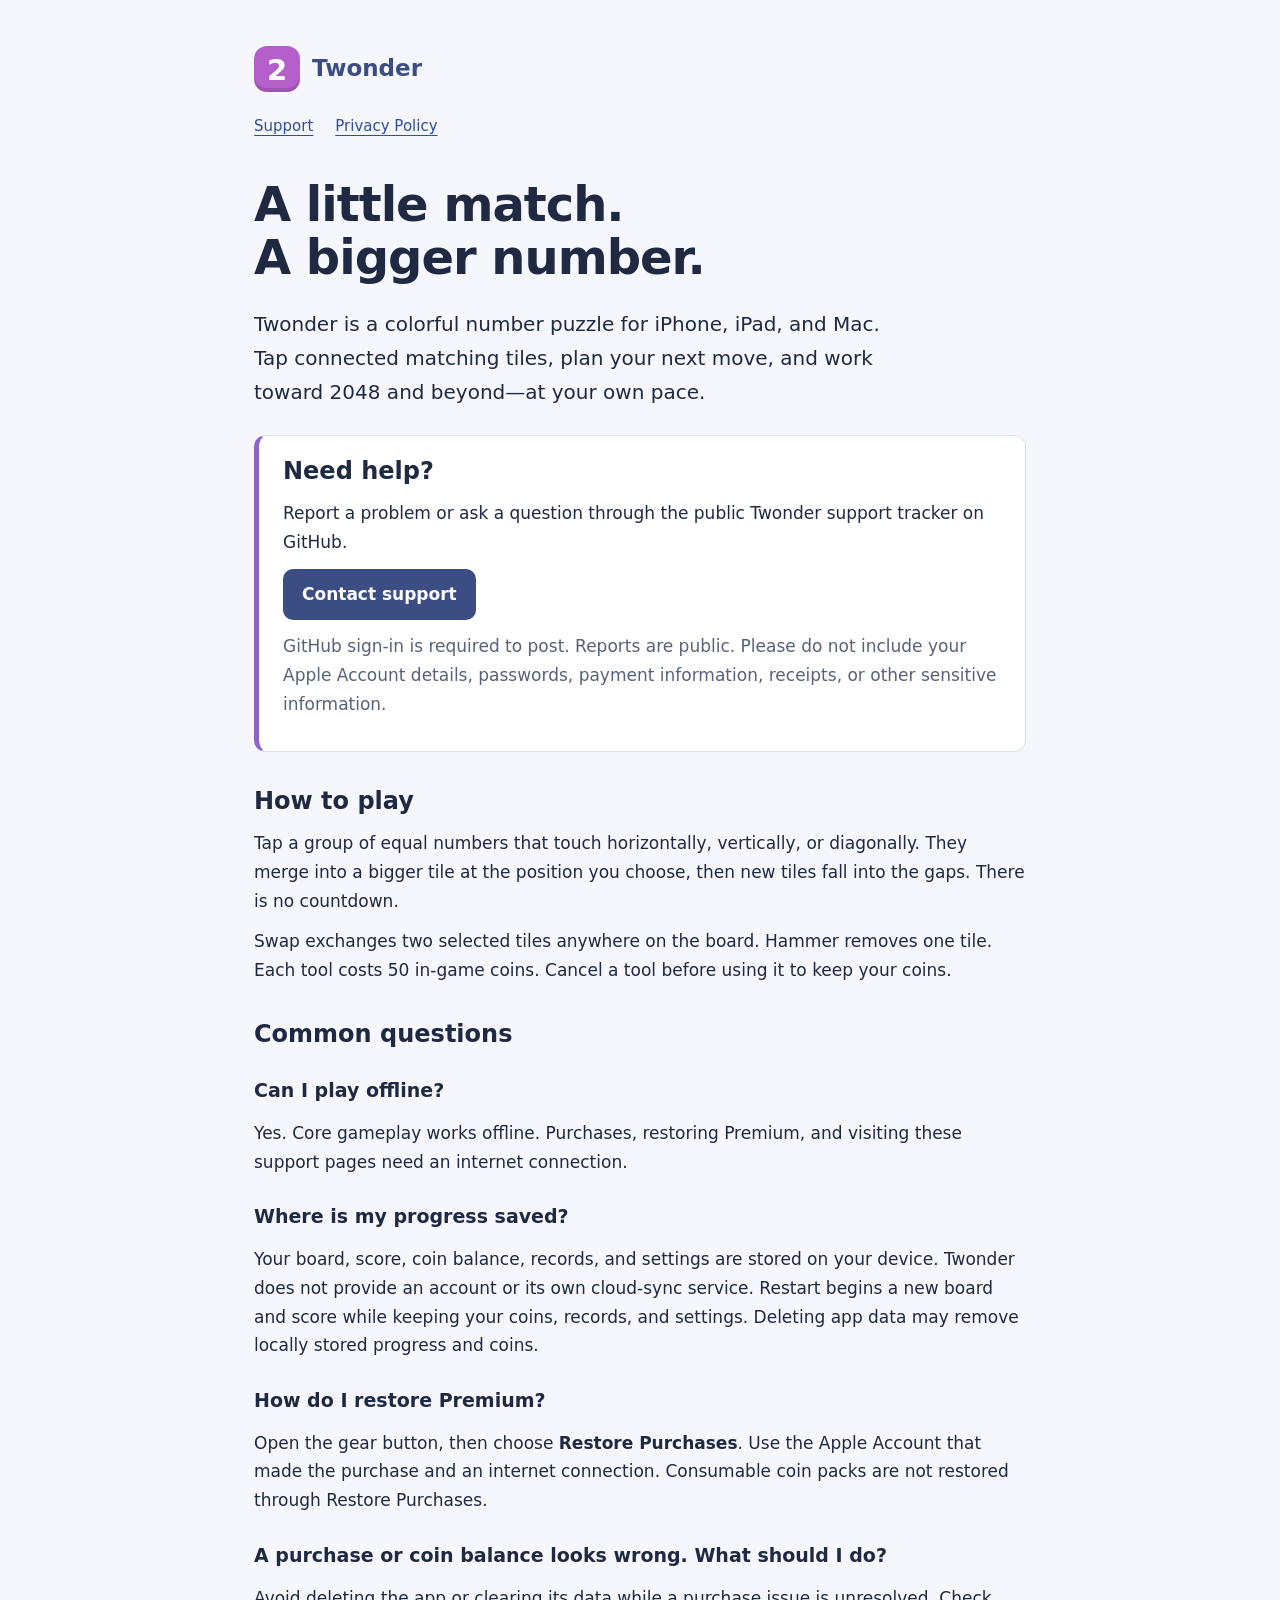
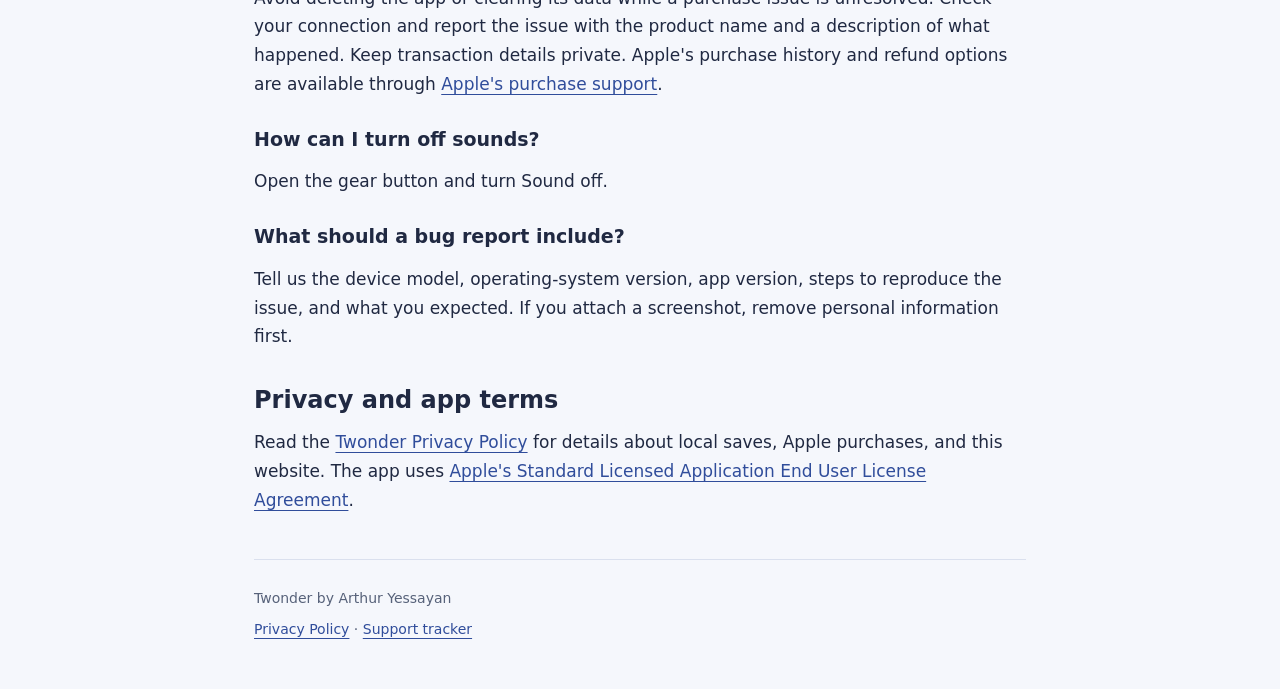
<file: index.html>
<!doctype html>
<html lang="en">
<head><meta charset="utf-8"><meta name="viewport" content="width=device-width,initial-scale=1"><meta name="description" content="Official Twonder support: how to play, game progress, coins, purchases, and privacy."><title>Twonder — Support</title><link rel="stylesheet" href="style.css"></head>
<body><a class="skip" href="#content">Skip to content</a><main id="content">
<a class="brand" href="./"><span class="tile" aria-hidden="true">2</span>Twonder</a>
<nav aria-label="Main navigation"><a href="./" aria-current="page">Support</a><a href="privacy.html">Privacy Policy</a></nav>
<header><h1>A little match.<br>A bigger number.</h1><p class="intro">Twonder is a colorful number puzzle for iPhone, iPad, and Mac. Tap connected matching tiles, plan your next move, and work toward 2048 and beyond—at your own pace.</p></header>
<section class="notice" aria-labelledby="help"><h2 id="help" style="margin-top:0">Need help?</h2><p>Report a problem or ask a question through the public Twonder support tracker on GitHub.</p><p><a class="button" href="https://github.com/arthuryess/twonder-site/issues/new">Contact support</a></p><p class="muted">GitHub sign-in is required to post. Reports are public. Please do not include your Apple Account details, passwords, payment information, receipts, or other sensitive information.</p></section>
<h2>How to play</h2><p>Tap a group of equal numbers that touch horizontally, vertically, or diagonally. They merge into a bigger tile at the position you choose, then new tiles fall into the gaps. There is no countdown.</p><p>Swap exchanges two selected tiles anywhere on the board. Hammer removes one tile. Each tool costs 50 in-game coins. Cancel a tool before using it to keep your coins.</p>
<h2>Common questions</h2>
<h3>Can I play offline?</h3><p>Yes. Core gameplay works offline. Purchases, restoring Premium, and visiting these support pages need an internet connection.</p>
<h3>Where is my progress saved?</h3><p>Your board, score, coin balance, records, and settings are stored on your device. Twonder does not provide an account or its own cloud-sync service. Restart begins a new board and score while keeping your coins, records, and settings. Deleting app data may remove locally stored progress and coins.</p>
<h3>How do I restore Premium?</h3><p>Open the gear button, then choose <strong>Restore Purchases</strong>. Use the Apple Account that made the purchase and an internet connection. Consumable coin packs are not restored through Restore Purchases.</p>
<h3>A purchase or coin balance looks wrong. What should I do?</h3><p>Avoid deleting the app or clearing its data while a purchase issue is unresolved. Check your connection and report the issue with the product name and a description of what happened. Keep transaction details private. Apple's purchase history and refund options are available through <a href="https://reportaproblem.apple.com/">Apple's purchase support</a>.</p>
<h3>How can I turn off sounds?</h3><p>Open the gear button and turn Sound off.</p>
<h3>What should a bug report include?</h3><p>Tell us the device model, operating-system version, app version, steps to reproduce the issue, and what you expected. If you attach a screenshot, remove personal information first.</p>
<h2>Privacy and app terms</h2><p>Read the <a href="privacy.html">Twonder Privacy Policy</a> for details about local saves, Apple purchases, and this website. The app uses <a href="https://www.apple.com/legal/internet-services/itunes/dev/stdeula/">Apple's Standard Licensed Application End User License Agreement</a>.</p>
<footer><p>Twonder by Arthur Yessayan</p><p><a href="privacy.html">Privacy Policy</a> · <a href="https://github.com/arthuryess/twonder-site/issues">Support tracker</a></p></footer>
</main></body></html>
</file>
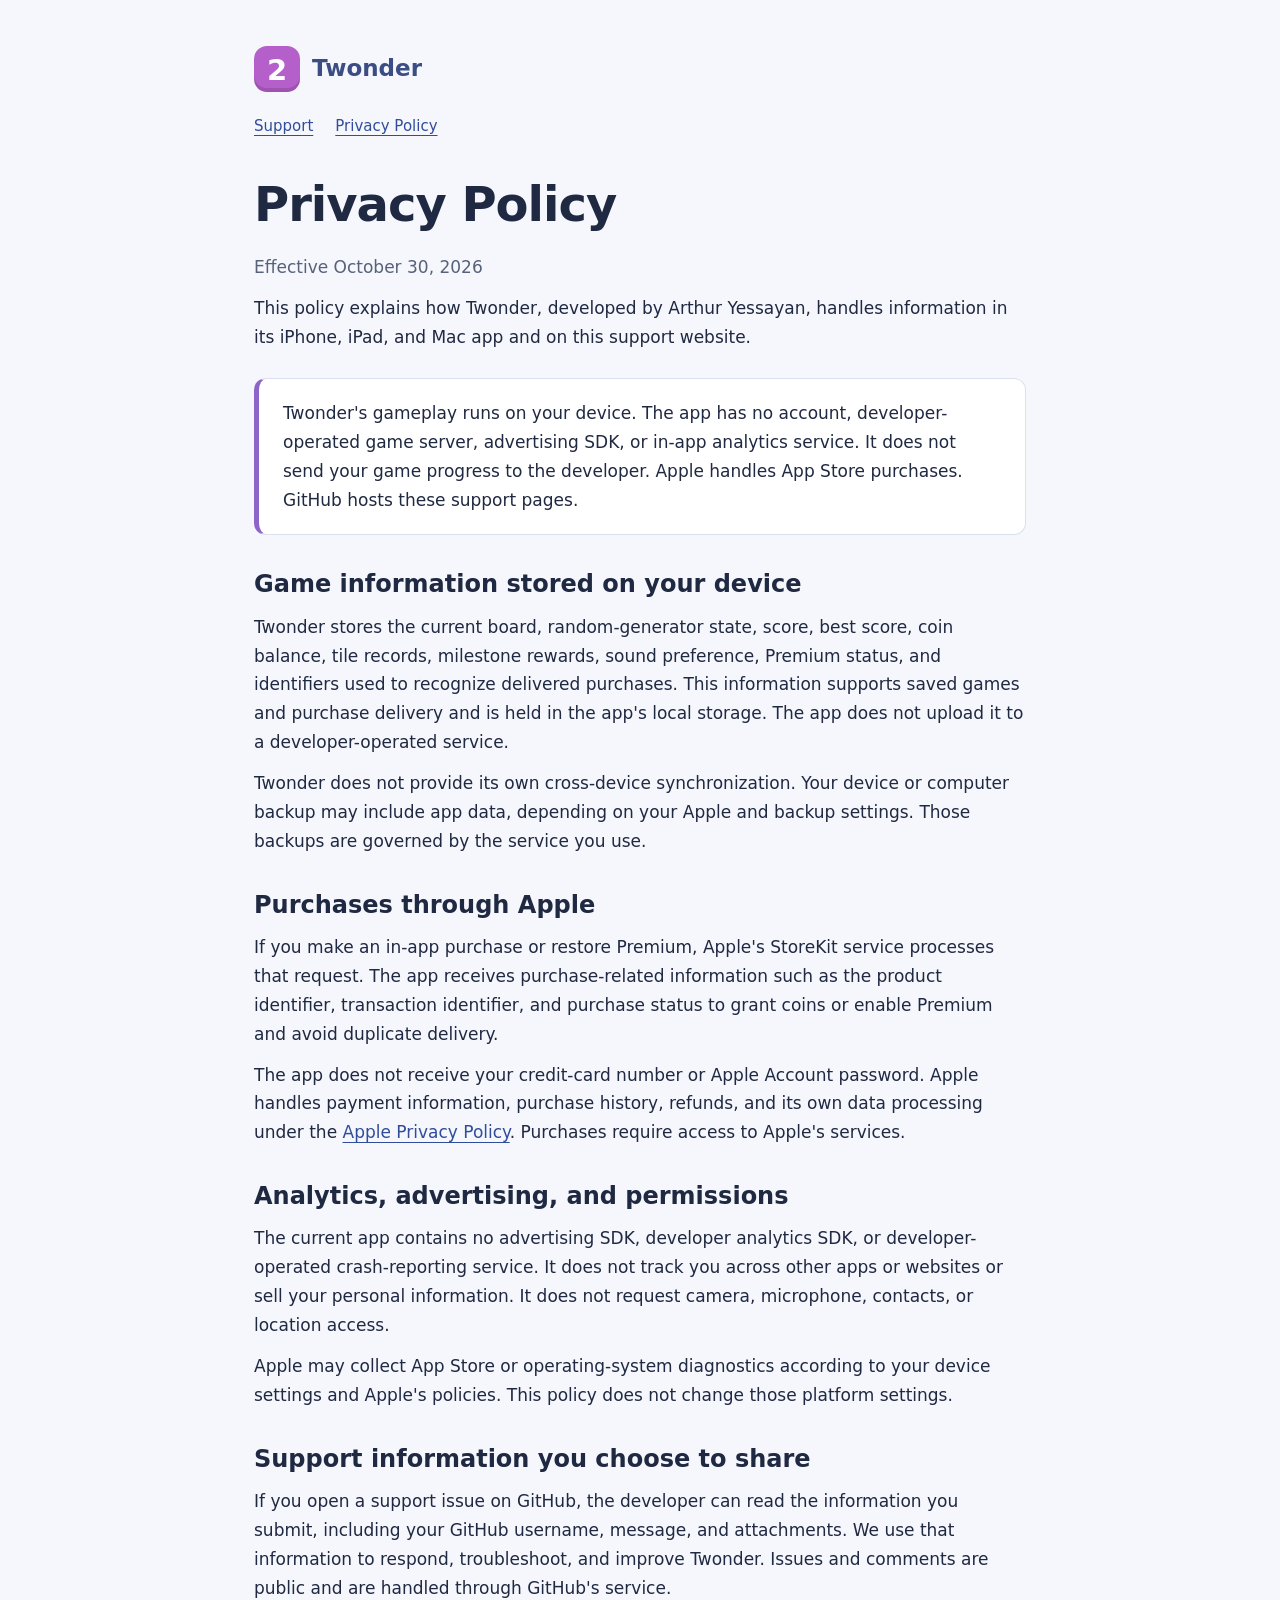
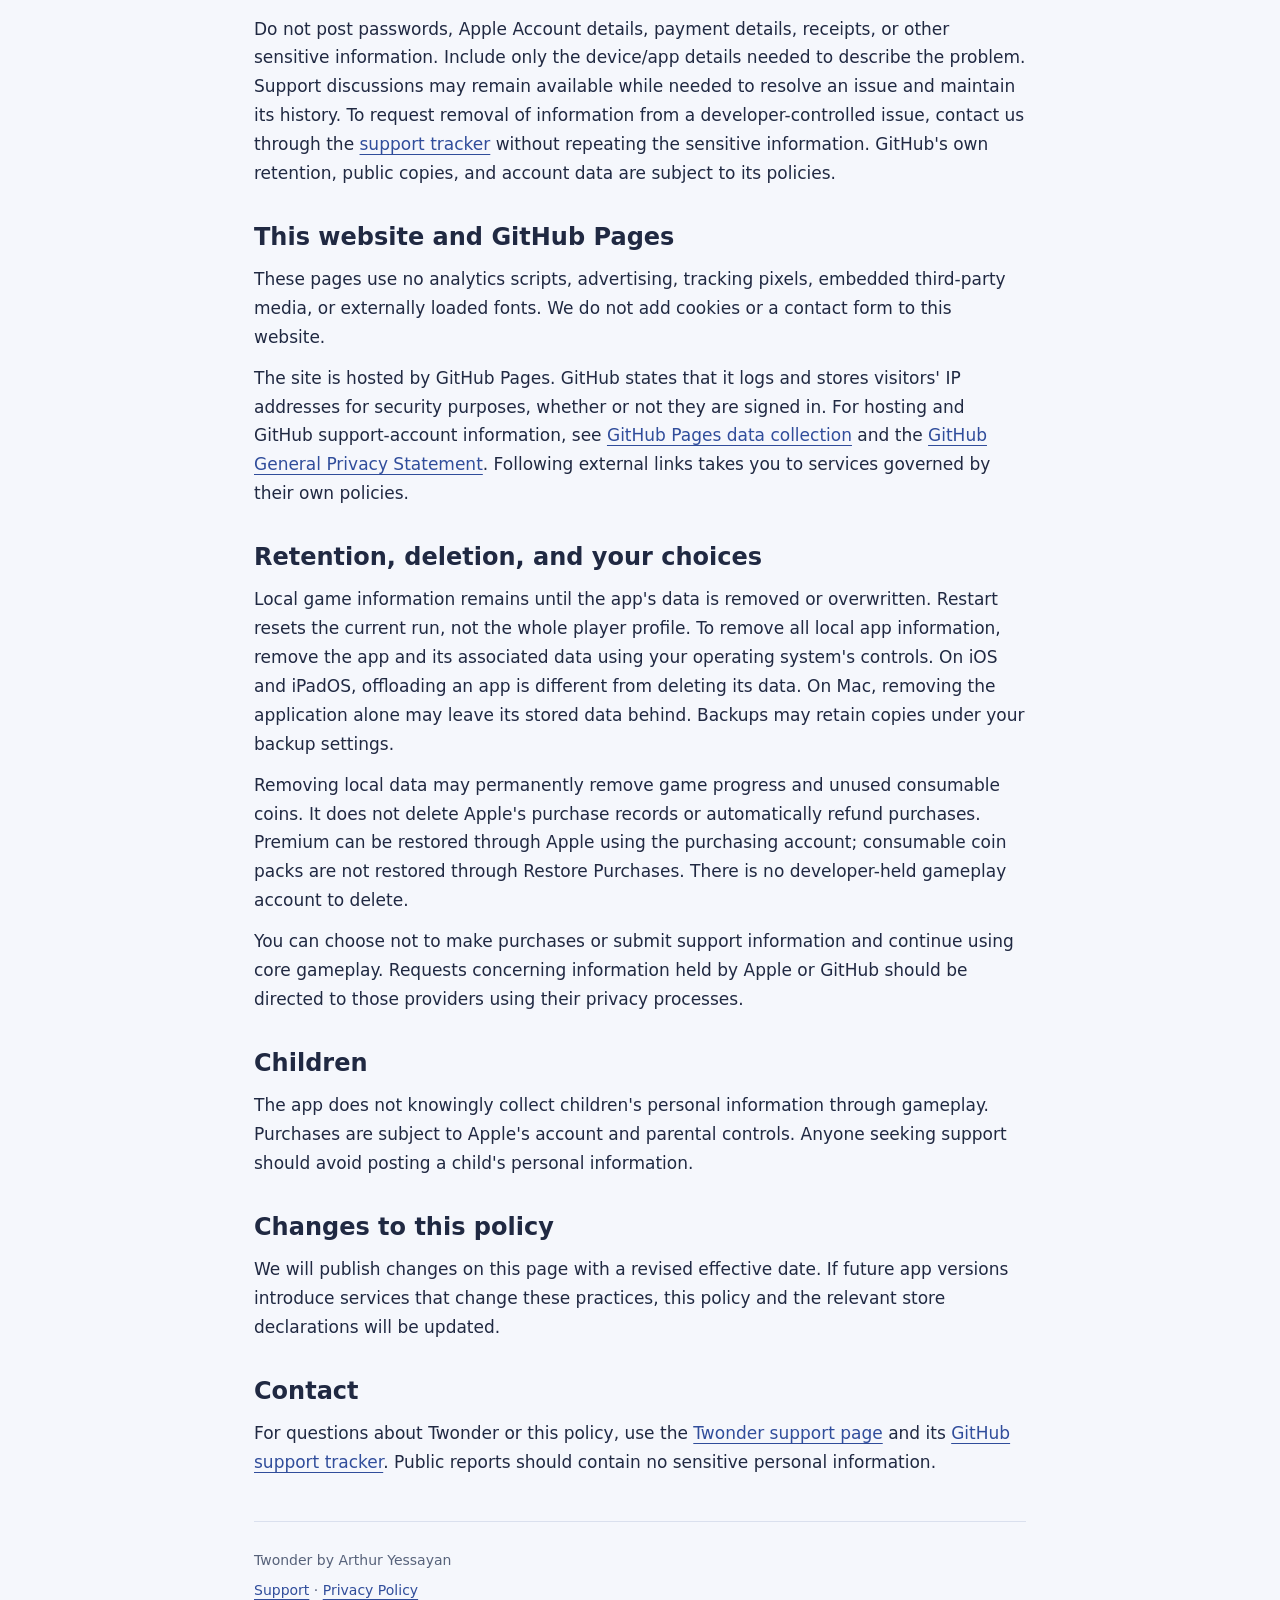
<file: privacy.html>
<!doctype html>
<html lang="en">
<head><meta charset="utf-8"><meta name="viewport" content="width=device-width,initial-scale=1"><meta name="description" content="Twonder privacy policy: local game data, Apple in-app purchases, support, and website hosting."><title>Twonder — Privacy Policy</title><link rel="stylesheet" href="style.css"></head>
<body><a class="skip" href="#content">Skip to content</a><main id="content">
<a class="brand" href="./"><span class="tile" aria-hidden="true">2</span>Twonder</a>
<nav aria-label="Main navigation"><a href="./">Support</a><a href="privacy.html" aria-current="page">Privacy Policy</a></nav>
<header><h1>Privacy Policy</h1><p class="muted">Effective October 30, 2026</p></header>
<p>This policy explains how Twonder, developed by Arthur Yessayan, handles information in its iPhone, iPad, and Mac app and on this support website.</p>
<div class="notice"><p style="margin:0">Twonder's gameplay runs on your device. The app has no account, developer-operated game server, advertising SDK, or in-app analytics service. It does not send your game progress to the developer. Apple handles App Store purchases. GitHub hosts these support pages.</p></div>
<h2>Game information stored on your device</h2><p>Twonder stores the current board, random-generator state, score, best score, coin balance, tile records, milestone rewards, sound preference, Premium status, and identifiers used to recognize delivered purchases. This information supports saved games and purchase delivery and is held in the app's local storage. The app does not upload it to a developer-operated service.</p><p>Twonder does not provide its own cross-device synchronization. Your device or computer backup may include app data, depending on your Apple and backup settings. Those backups are governed by the service you use.</p>
<h2>Purchases through Apple</h2><p>If you make an in-app purchase or restore Premium, Apple's StoreKit service processes that request. The app receives purchase-related information such as the product identifier, transaction identifier, and purchase status to grant coins or enable Premium and avoid duplicate delivery.</p><p>The app does not receive your credit-card number or Apple Account password. Apple handles payment information, purchase history, refunds, and its own data processing under the <a href="https://www.apple.com/legal/privacy/">Apple Privacy Policy</a>. Purchases require access to Apple's services.</p>
<h2>Analytics, advertising, and permissions</h2><p>The current app contains no advertising SDK, developer analytics SDK, or developer-operated crash-reporting service. It does not track you across other apps or websites or sell your personal information. It does not request camera, microphone, contacts, or location access.</p><p>Apple may collect App Store or operating-system diagnostics according to your device settings and Apple's policies. This policy does not change those platform settings.</p>
<h2>Support information you choose to share</h2><p>If you open a support issue on GitHub, the developer can read the information you submit, including your GitHub username, message, and attachments. We use that information to respond, troubleshoot, and improve Twonder. Issues and comments are public and are handled through GitHub's service.</p><p>Do not post passwords, Apple Account details, payment details, receipts, or other sensitive information. Include only the device/app details needed to describe the problem. Support discussions may remain available while needed to resolve an issue and maintain its history. To request removal of information from a developer-controlled issue, contact us through the <a href="https://github.com/arthuryess/twonder-site/issues">support tracker</a> without repeating the sensitive information. GitHub's own retention, public copies, and account data are subject to its policies.</p>
<h2>This website and GitHub Pages</h2><p>These pages use no analytics scripts, advertising, tracking pixels, embedded third-party media, or externally loaded fonts. We do not add cookies or a contact form to this website.</p><p>The site is hosted by GitHub Pages. GitHub states that it logs and stores visitors' IP addresses for security purposes, whether or not they are signed in. For hosting and GitHub support-account information, see <a href="https://docs.github.com/en/pages/getting-started-with-github-pages/what-is-github-pages#data-collection">GitHub Pages data collection</a> and the <a href="https://docs.github.com/en/site-policy/privacy-policies/github-general-privacy-statement">GitHub General Privacy Statement</a>. Following external links takes you to services governed by their own policies.</p>
<h2>Retention, deletion, and your choices</h2><p>Local game information remains until the app's data is removed or overwritten. Restart resets the current run, not the whole player profile. To remove all local app information, remove the app and its associated data using your operating system's controls. On iOS and iPadOS, offloading an app is different from deleting its data. On Mac, removing the application alone may leave its stored data behind. Backups may retain copies under your backup settings.</p><p>Removing local data may permanently remove game progress and unused consumable coins. It does not delete Apple's purchase records or automatically refund purchases. Premium can be restored through Apple using the purchasing account; consumable coin packs are not restored through Restore Purchases. There is no developer-held gameplay account to delete.</p><p>You can choose not to make purchases or submit support information and continue using core gameplay. Requests concerning information held by Apple or GitHub should be directed to those providers using their privacy processes.</p>
<h2>Children</h2><p>The app does not knowingly collect children's personal information through gameplay. Purchases are subject to Apple's account and parental controls. Anyone seeking support should avoid posting a child's personal information.</p>
<h2>Changes to this policy</h2><p>We will publish changes on this page with a revised effective date. If future app versions introduce services that change these practices, this policy and the relevant store declarations will be updated.</p>
<h2>Contact</h2><p>For questions about Twonder or this policy, use the <a href="./">Twonder support page</a> and its <a href="https://github.com/arthuryess/twonder-site/issues">GitHub support tracker</a>. Public reports should contain no sensitive personal information.</p>
<footer><p>Twonder by Arthur Yessayan</p><p><a href="./">Support</a> · <a href="privacy.html">Privacy Policy</a></p></footer>
</main></body></html>
</file>
<file: style.css>
:root{color-scheme:light;--ink:#202942;--muted:#57627a;--blue:#3b4d83;--line:#dae0ee;--paper:#f5f7fc}*{box-sizing:border-box}body{margin:0;background:var(--paper);color:var(--ink);font:17px/1.7 system-ui,-apple-system,BlinkMacSystemFont,"Segoe UI",sans-serif}main{max-width:820px;margin:0 auto;padding:46px 24px 40px}.brand{display:flex;align-items:center;gap:12px;color:var(--blue);font-size:23px;font-weight:800;text-decoration:none}.tile{display:grid;place-items:center;width:46px;height:46px;border-radius:13px;background:#b560ca;color:white;box-shadow:inset 0 -4px #0002;font-size:29px}nav{display:flex;flex-wrap:wrap;gap:22px;margin:22px 0 38px}nav a{font-size:15px}a{color:#304d9b;text-underline-offset:4px}a:hover{text-decoration-thickness:2px}a:focus-visible{outline:3px solid #8d64c8;outline-offset:5px;border-radius:3px}h1{font-size:clamp(34px,6vw,48px);line-height:1.12;letter-spacing:-1px;margin:22px 0}h2{font-size:24px;line-height:1.3;margin:34px 0 12px}h3{font-size:19px;margin:24px 0 6px}p{margin:12px 0}.muted,footer{color:var(--muted)}.intro{font-size:20px;max-width:650px}.notice{padding:20px 24px;border:1px solid var(--line);border-left:5px solid #8d64c8;border-radius:12px;background:white;margin:26px 0}ul,ol{padding-left:24px}li{margin:8px 0}.button{display:inline-block;padding:11px 19px;background:var(--blue);color:#fff;text-decoration:none;border-radius:10px;font-weight:650}footer{margin-top:44px;padding-top:20px;border-top:1px solid var(--line);font-size:14px}footer p{margin:7px 0}.skip{position:absolute;left:8px;top:-100px;background:white;padding:8px}.skip:focus{top:8px}@media(max-width:480px){main{padding:26px 20px}.notice{padding:16px 18px}nav{margin-bottom:28px}}
</file>
